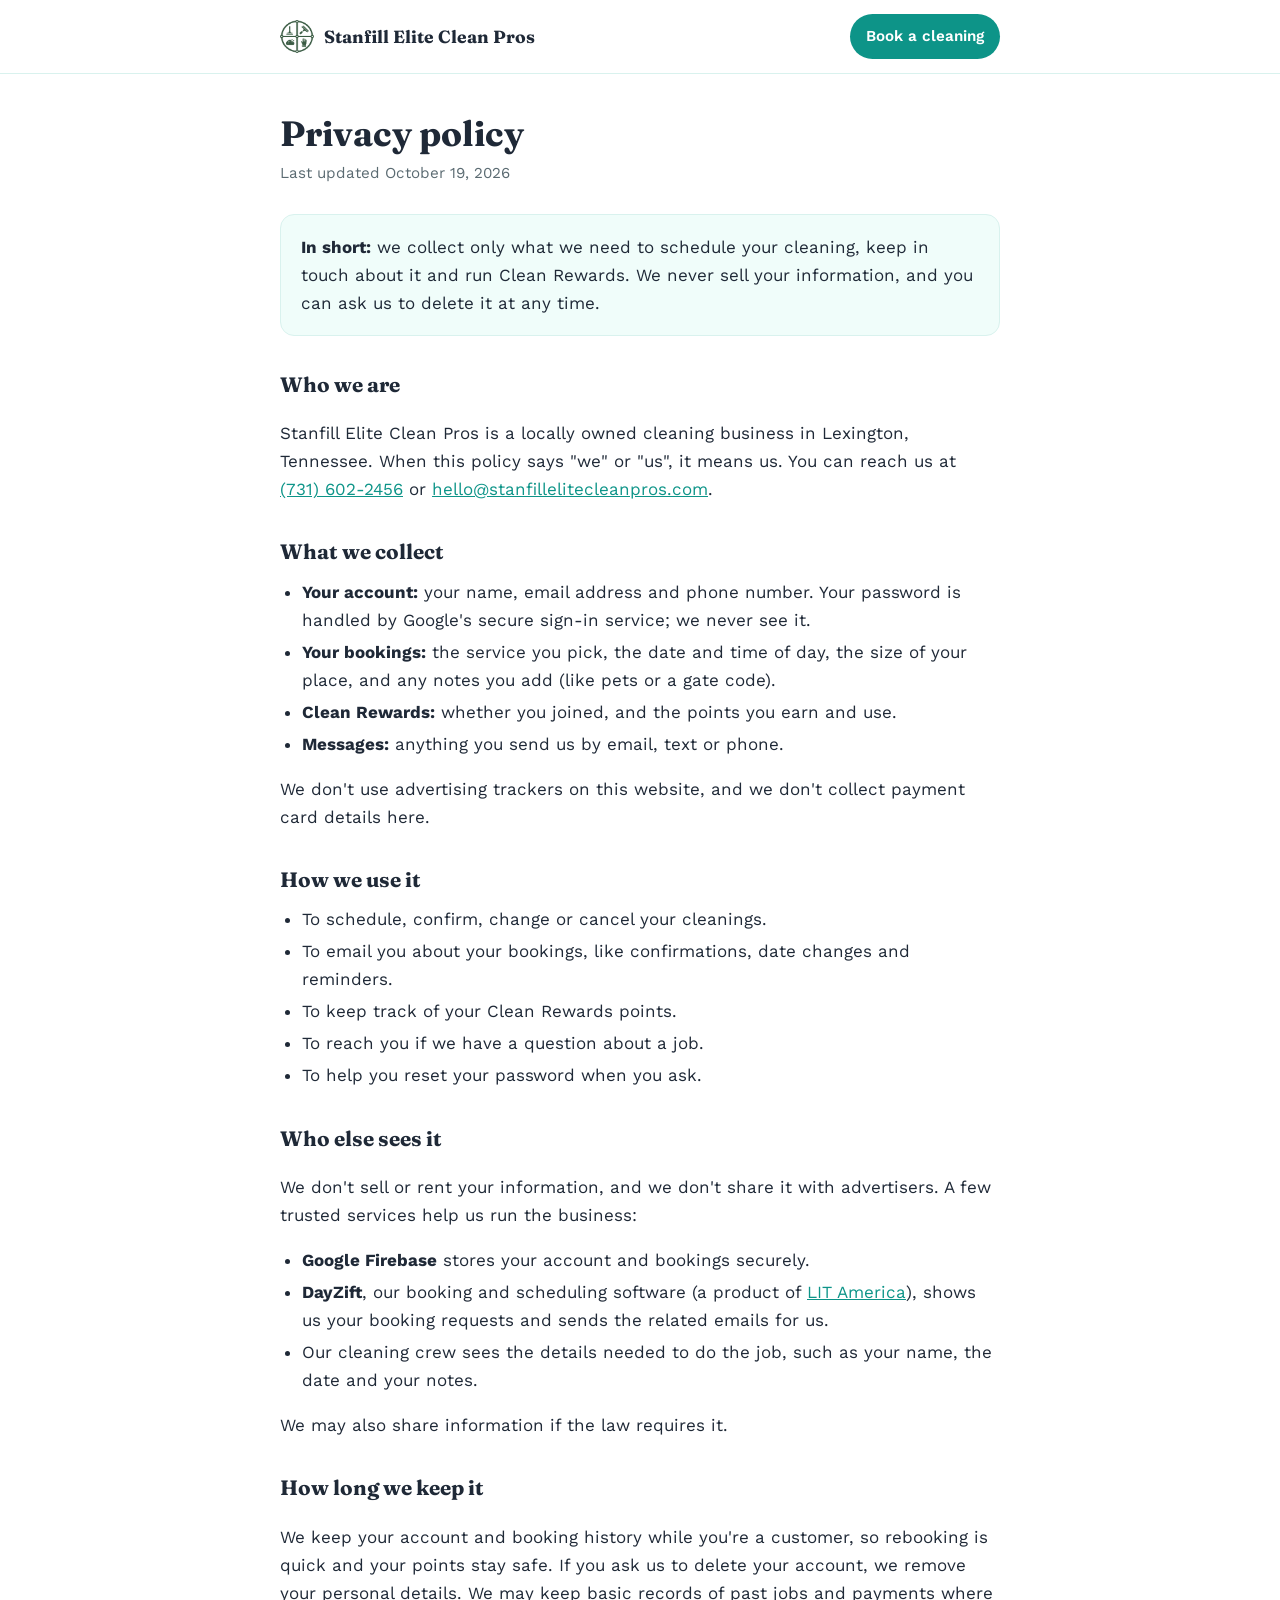
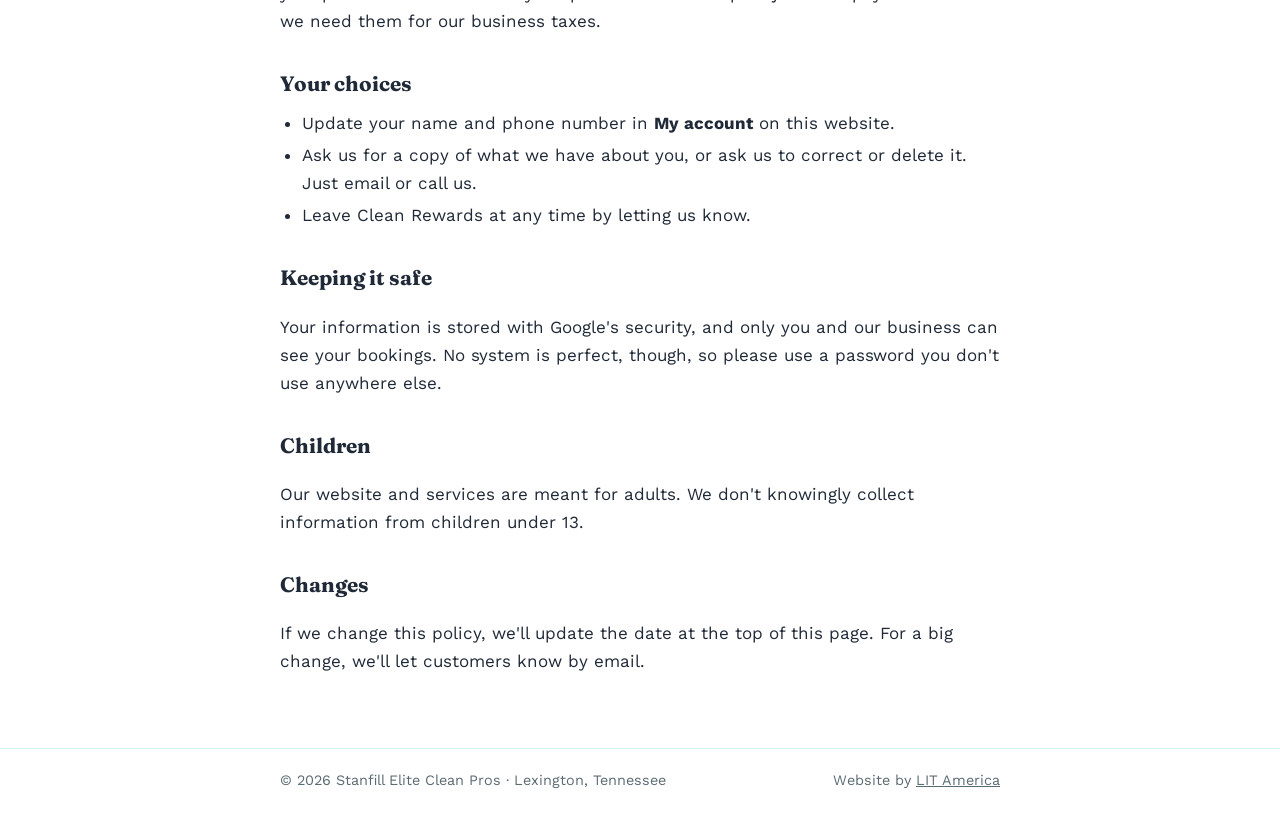
<file: privacy.html>
<!DOCTYPE html>
<html lang="en">
<head>
<meta charset="UTF-8">
<meta name="viewport" content="width=device-width, initial-scale=1.0">
<meta name="author" content="LIT America">
<title>Privacy policy | Stanfill Elite Clean Pros</title>
<meta name="description" content="How Stanfill Elite Clean Pros collects, uses and protects the information you share when you book a cleaning or join Clean Rewards.">
<link rel="canonical" href="https://stanfillelitecleanpros.com/privacy.html">
<link rel="icon" href="favicon.png" type="image/png">
<link rel="apple-touch-icon" href="apple-touch-icon.png">
<script>if (window.top !== window.self) { document.documentElement.style.display = 'none'; try { window.top.location.replace(window.location.href); } catch (e) {} }</script>
<link rel="preconnect" href="https://fonts.googleapis.com">
<link rel="preconnect" href="https://fonts.gstatic.com" crossorigin>
<link href="https://fonts.googleapis.com/css2?family=Fraunces:opsz,wght@9..144,600;9..144,700&family=Work+Sans:wght@400;500;600&display=swap" rel="stylesheet">
<style>
:root{--sage:#14B8A6;--sage-deep:#0D9488;--sage-pale:#CCFBF1;--ink:#1F2937;--ink-soft:#5B6B72;--line:#D9F2EE}
*{box-sizing:border-box}
body{margin:0;background:#FFFFFF;color:var(--ink);font-family:'Work Sans',system-ui,sans-serif;font-size:17px;line-height:1.65}
a{color:var(--sage-deep)}a:hover{color:#0B6F67}
.top{border-bottom:1px solid var(--line);background:#fff}
.top .in{max-width:760px;margin:0 auto;padding:14px 20px;display:flex;align-items:center;justify-content:space-between;gap:12px}
.brand{display:flex;align-items:center;gap:10px;text-decoration:none;color:var(--ink);font-family:'Fraunces',Georgia,serif;font-weight:700;font-size:1.1rem}
.brand img{width:34px;height:auto}
.book{background:var(--sage-deep);color:#fff;text-decoration:none;font-weight:600;font-size:.95rem;padding:10px 16px;border-radius:999px;white-space:nowrap}
.book:hover{background:#0B6F67;color:#fff}
main{max-width:760px;margin:0 auto;padding:40px 20px 56px}
h1{font-family:'Fraunces',Georgia,serif;font-size:2.2rem;line-height:1.15;margin:0 0 6px}
.updated{color:var(--ink-soft);margin:0 0 28px;font-size:.95rem}
.summary{background:#F0FDFA;border:1px solid var(--line);border-radius:14px;padding:18px 20px;margin:0 0 32px}
.summary p{margin:0}
h2{font-family:'Fraunces',Georgia,serif;font-size:1.3rem;margin:32px 0 8px}
ul{padding-left:22px;margin:8px 0}
li{margin:4px 0}
footer{border-top:1px solid var(--line);color:var(--ink-soft);font-size:.9rem}
footer .in{max-width:760px;margin:0 auto;padding:20px;display:flex;flex-wrap:wrap;justify-content:space-between;gap:8px}
footer a{color:inherit}
@media (max-width:520px){h1{font-size:1.8rem}.brand span{font-size:1rem}}
</style>
</head>
<body>
<div class="top"><div class="in">
  <a class="brand" href="/"><img src="logo-mark-sage-sm.png" alt="" width="34" height="34"><span>Stanfill Elite Clean Pros</span></a>
  <a class="book" href="/#contact">Book a cleaning</a>
</div></div>

<main>
  <h1>Privacy policy</h1>
  <p class="updated">Last updated October 19, 2026</p>

  <div class="summary"><p><b>In short:</b> we collect only what we need to schedule your cleaning, keep in touch about it and run Clean Rewards. We never sell your information, and you can ask us to delete it at any time.</p></div>

  <h2>Who we are</h2>
  <p>Stanfill Elite Clean Pros is a locally owned cleaning business in Lexington, Tennessee. When this policy says "we" or "us", it means us. You can reach us at <a href="tel:+17316022456">(731) 602-2456</a> or <a href="mailto:hello@stanfillelitecleanpros.com">hello@stanfillelitecleanpros.com</a>.</p>

  <h2>What we collect</h2>
  <ul>
    <li><b>Your account:</b> your name, email address and phone number. Your password is handled by Google's secure sign-in service; we never see it.</li>
    <li><b>Your bookings:</b> the service you pick, the date and time of day, the size of your place, and any notes you add (like pets or a gate code).</li>
    <li><b>Clean Rewards:</b> whether you joined, and the points you earn and use.</li>
    <li><b>Messages:</b> anything you send us by email, text or phone.</li>
  </ul>
  <p>We don't use advertising trackers on this website, and we don't collect payment card details here.</p>

  <h2>How we use it</h2>
  <ul>
    <li>To schedule, confirm, change or cancel your cleanings.</li>
    <li>To email you about your bookings, like confirmations, date changes and reminders.</li>
    <li>To keep track of your Clean Rewards points.</li>
    <li>To reach you if we have a question about a job.</li>
    <li>To help you reset your password when you ask.</li>
  </ul>

  <h2>Who else sees it</h2>
  <p>We don't sell or rent your information, and we don't share it with advertisers. A few trusted services help us run the business:</p>
  <ul>
    <li><b>Google Firebase</b> stores your account and bookings securely.</li>
    <li><b>DayZift</b>, our booking and scheduling software (a product of <a href="https://www.litamerica.net" target="_blank" rel="noopener">LIT America</a>), shows us your booking requests and sends the related emails for us.</li>
    <li>Our cleaning crew sees the details needed to do the job, such as your name, the date and your notes.</li>
  </ul>
  <p>We may also share information if the law requires it.</p>

  <h2>How long we keep it</h2>
  <p>We keep your account and booking history while you're a customer, so rebooking is quick and your points stay safe. If you ask us to delete your account, we remove your personal details. We may keep basic records of past jobs and payments where we need them for our business taxes.</p>

  <h2>Your choices</h2>
  <ul>
    <li>Update your name and phone number in <b>My account</b> on this website.</li>
    <li>Ask us for a copy of what we have about you, or ask us to correct or delete it. Just email or call us.</li>
    <li>Leave Clean Rewards at any time by letting us know.</li>
  </ul>

  <h2>Keeping it safe</h2>
  <p>Your information is stored with Google's security, and only you and our business can see your bookings. No system is perfect, though, so please use a password you don't use anywhere else.</p>

  <h2>Children</h2>
  <p>Our website and services are meant for adults. We don't knowingly collect information from children under 13.</p>

  <h2>Changes</h2>
  <p>If we change this policy, we'll update the date at the top of this page. For a big change, we'll let customers know by email.</p>
</main>

<footer><div class="in">
  <span>&copy; 2026 Stanfill Elite Clean Pros &middot; Lexington, Tennessee</span>
  <span>Website by <a href="https://www.litamerica.net" target="_blank" rel="noopener">LIT America</a></span>
</div></footer>
</body>
</html>
</file>
